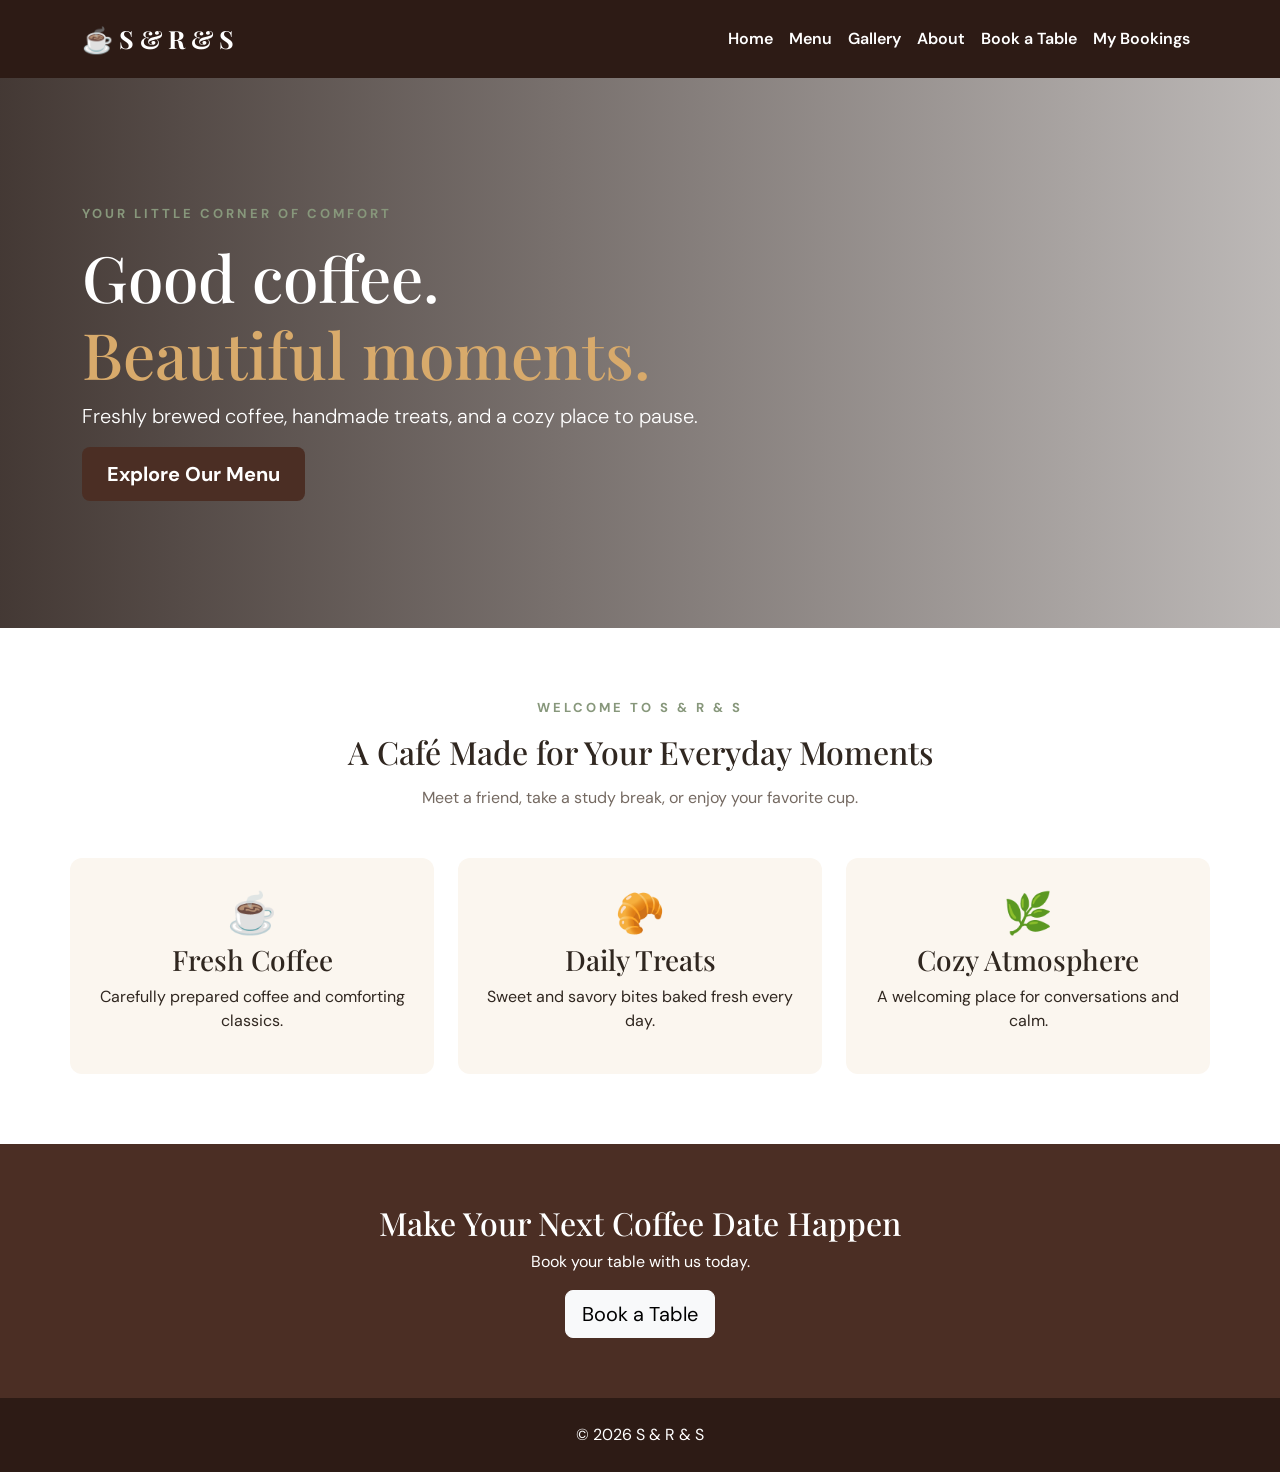
<file: index.html>
<!DOCTYPE html>
<html lang="en">
<head>
<meta charset="UTF-8">
<meta name="viewport" content="width=device-width, initial-scale=1">
<title>S & R & S Café</title>

<link href="https://cdn.jsdelivr.net/npm/bootstrap@5.3.3/dist/css/bootstrap.min.css" rel="stylesheet">
<link rel="stylesheet" href="css/style.css">
</head>

<body>

<!-- NAVIGATION -->
<nav class="navbar navbar-expand-lg navbar-dark cafe-nav">
<div class="container">

<a class="navbar-brand" href="index.html">
☕ S & R & S
</a>

<button class="navbar-toggler" data-bs-toggle="collapse" data-bs-target="#nav">
<span class="navbar-toggler-icon"></span>
</button>

<div class="collapse navbar-collapse" id="nav">
<ul class="navbar-nav ms-auto">

<li class="nav-item">
<a class="nav-link" href="index.html">Home</a>
</li>

<li class="nav-item">
<a class="nav-link" href="menu.html">Menu</a>
</li>

<li class="nav-item">
<a class="nav-link" href="gallery.html">Gallery</a>
</li>

<li class="nav-item">
<a class="nav-link" href="about.html">About</a>
</li>

<li class="nav-item">
<a class="nav-link" href="booking.html">Book a Table</a>
</li>

<li class="nav-item">
<a class="nav-link" href="mybookings.html">My Bookings</a>
</li>

</ul>
</div>
</div>
</nav>

<!-- HOME PAGE -->
<div id="home" class="page active">

<header class="hero">
<div class="container">

<p class="eyebrow">YOUR LITTLE CORNER OF COMFORT</p>

<h1>
Good coffee.<br>
<span>Beautiful moments.</span>
</h1>

<p class="lead">
Freshly brewed coffee, handmade treats,
and a cozy place to pause.
</p>

<a class="btn btn-cafe btn-lg" href="menu.html">
Explore Our Menu
</a>

</div>
</header>

<section class="container section-pad text-center">

<p class="eyebrow">WELCOME TO S & R & S</p>

<h2>A Café Made for Your Everyday Moments</h2>

<p class="section-intro">
Meet a friend, take a study break,
or enjoy your favorite cup.
</p>

<div class="row g-4 mt-4">

<div class="col-md-4">
<div class="feature-card">
<div class="feature-icon">☕</div>
<h3>Fresh Coffee</h3>
<p>Carefully prepared coffee and comforting classics.</p>
</div>
</div>

<div class="col-md-4">
<div class="feature-card">
<div class="feature-icon">🥐</div>
<h3>Daily Treats</h3>
<p>Sweet and savory bites baked fresh every day.</p>
</div>
</div>

<div class="col-md-4">
<div class="feature-card">
<div class="feature-icon">🌿</div>
<h3>Cozy Atmosphere</h3>
<p>A welcoming place for conversations and calm.</p>
</div>
</div>

</div>
</section>

<section class="highlight text-center">
<div class="container">
<h2>Make Your Next Coffee Date Happen</h2>
<p>Book your table with us today.</p>

<a class="btn btn-light btn-lg" href="booking.html">
Book a Table
</a>

</div>
</section>

</div>

<!-- FOOTER -->
<footer class="site-footer">
© <span id="year"></span> S & R & S
</footer>

<script src="https://cdn.jsdelivr.net/npm/bootstrap@5.3.3/dist/js/bootstrap.bundle.min.js"></script>

<script>
document.getElementById('year').textContent =
  new Date().getFullYear();
</script>

</body>
</html>
</file>
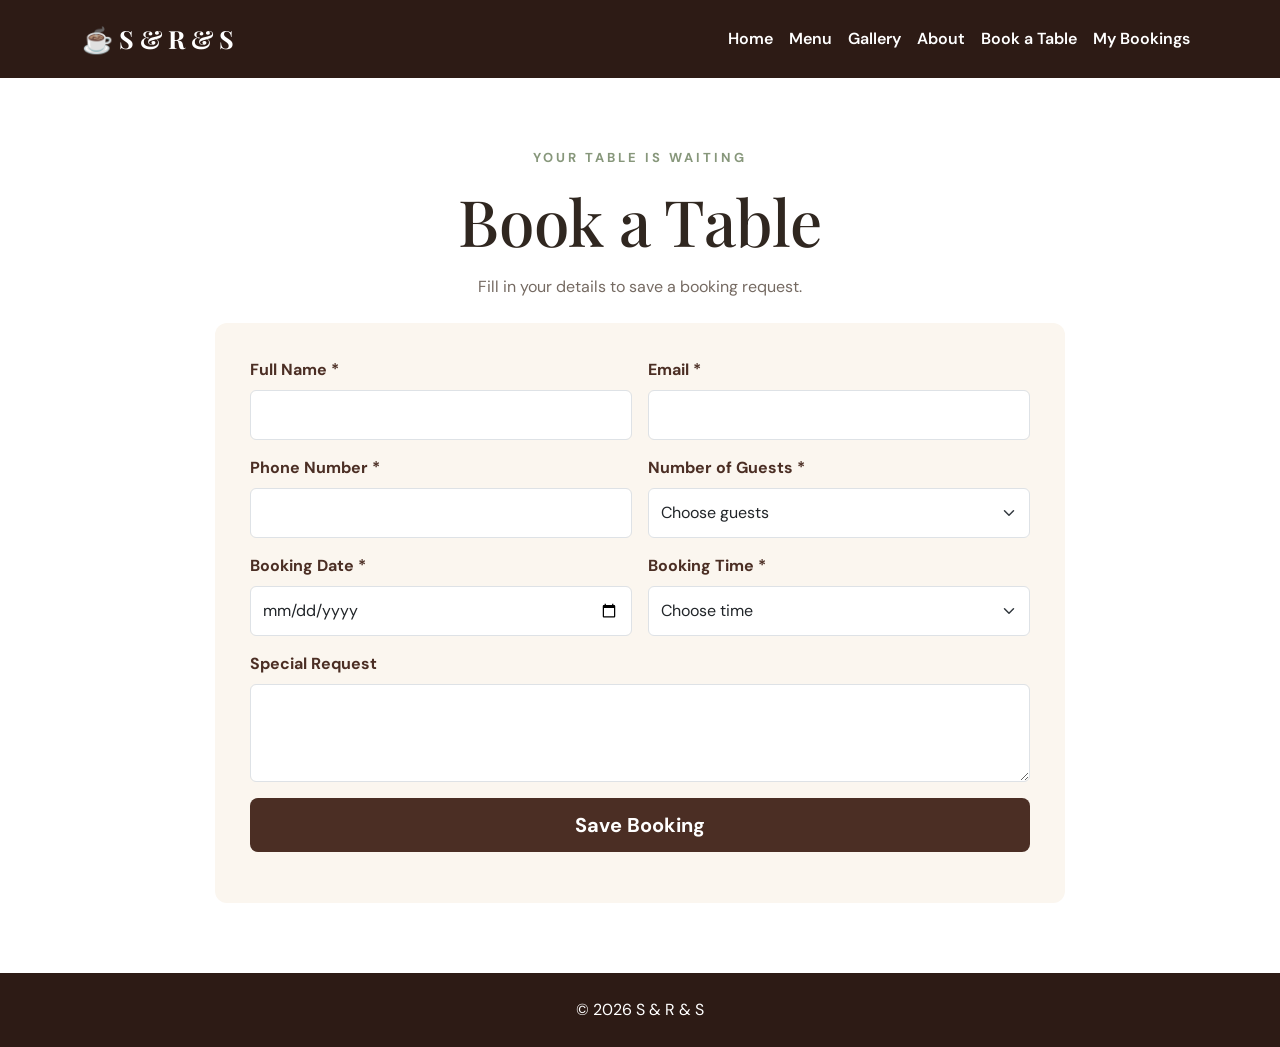
<file: booking.html>
<!DOCTYPE html>
<html lang="en">
<head>
<meta charset="UTF-8">
<meta name="viewport" content="width=device-width, initial-scale=1">
<title>S & R & S Café</title>

<link href="https://cdn.jsdelivr.net/npm/bootstrap@5.3.3/dist/css/bootstrap.min.css" rel="stylesheet">
<link rel="stylesheet" href="css/style.css">
</head>

<body>

<!-- NAVIGATION -->
<nav class="navbar navbar-expand-lg navbar-dark cafe-nav">
<div class="container">

<a class="navbar-brand" href="index.html">
☕ S & R & S
</a>

<button class="navbar-toggler" data-bs-toggle="collapse" data-bs-target="#nav">
<span class="navbar-toggler-icon"></span>
</button>

<div class="collapse navbar-collapse" id="nav">
<ul class="navbar-nav ms-auto">

<li class="nav-item">
<a class="nav-link" href="index.html">Home</a>
</li>

<li class="nav-item">
<a class="nav-link" href="menu.html">Menu</a>
</li>

<li class="nav-item">
<a class="nav-link" href="gallery.html">Gallery</a>
</li>

<li class="nav-item">
<a class="nav-link" href="about.html">About</a>
</li>

<li class="nav-item">
<a class="nav-link" href="booking.html">Book a Table</a>
</li>

<li class="nav-item">
<a class="nav-link" href="mybookings.html">My Bookings</a>
</li>

</ul>
</div>
</div>
</nav>

<!-- BOOKING FORM PAGE -->
<div id="booking" class="page active">

<section class="container section-pad">

<div class="text-center mb-4">
<p class="eyebrow">YOUR TABLE IS WAITING</p>
<h1>Book a Table</h1>
<p class="section-intro">
Fill in your details to save a booking request.
</p>
</div>

<div class="form-wrap">

<div id="formMessage" class="alert d-none"></div>

<form id="bookingForm" novalidate>

<div class="row g-3">

<div class="col-md-6">
<label class="form-label">Full Name *</label>
<input id="fullName" class="form-control" required
pattern="[A-Za-z][A-Za-z .'\-]{1,49}">
<div class="invalid-feedback">Enter a valid name.</div>
</div>

<div class="col-md-6">
<label class="form-label">Email *</label>
<input id="email" type="email" class="form-control" required
pattern="[A-Za-z0-9._%+\-]+@[A-Za-z0-9.\-]+\.[A-Za-z]{2,}">
<div class="invalid-feedback">Enter a valid email.</div>
</div>

<div class="col-md-6">
<label class="form-label">Phone Number *</label>
<input id="phone" type="tel" class="form-control" required
pattern="(05[0-9]{8}|\+9715[0-9]{8})">
<div class="invalid-feedback">Enter a valid UAE mobile number.</div>
</div>

<div class="col-md-6">
<label class="form-label">Number of Guests *</label>
<select id="guests" class="form-select" required>
<option value="">Choose guests</option>
<option>1</option><option>2</option>
<option>3</option><option>4</option>
<option>5</option><option>6</option>
<option>7</option><option>8</option>
</select>
<div class="invalid-feedback">Choose guests.</div>
</div>

<div class="col-md-6">
<label class="form-label">Booking Date *</label>
<input type="date" id="date" class="form-control" required>
<div class="invalid-feedback">Choose a date.</div>
</div>

<div class="col-md-6">
<label class="form-label">Booking Time *</label>
<select id="time" class="form-select" required>
<option value="">Choose time</option>
<option>09:00 AM</option>
<option>10:00 AM</option>
<option>11:00 AM</option>
<option>12:00 PM</option>
<option>01:00 PM</option>
<option>02:00 PM</option>
<option>03:00 PM</option>
<option>04:00 PM</option>
<option>05:00 PM</option>
<option>06:00 PM</option>
<option>07:00 PM</option>
<option>08:00 PM</option>
<option>09:00 PM</option>
</select>
<div class="invalid-feedback">Choose a time.</div>
</div>

<div class="col-12">
<label class="form-label">Special Request</label>
<textarea id="notes" class="form-control" rows="3"></textarea>
</div>

<div class="col-12">
<button class="btn btn-cafe btn-lg w-100" type="submit">
Save Booking
</button>

<p class="small text-muted mt-3">
</p>
</div>

</div>
</form>
</div>
</section>
</div>

<!-- FOOTER -->
<footer class="site-footer">
© <span id="year"></span> S & R & S
</footer>

<script src="https://cdn.jsdelivr.net/npm/bootstrap@5.3.3/dist/js/bootstrap.bundle.min.js"></script>

<script>

// Current year
document.getElementById('year').textContent =
  new Date().getFullYear();

// BOOKING FORM
const bookingForm = document.getElementById('bookingForm');
const dateInput = document.getElementById('date');

const now = new Date();
const today = new Date(
  now.getTime() - now.getTimezoneOffset() * 60000
).toISOString().split('T')[0];

dateInput.min = today;

bookingForm.addEventListener('submit', function(event) {
  event.preventDefault();

  const message = document.getElementById('formMessage');

  dateInput.setCustomValidity(
    dateInput.value < today
      ? 'Choose today or a future date.'
      : ''
  );

  bookingForm.classList.add('was-validated');

  if (!bookingForm.checkValidity()) {
    message.className = 'alert alert-danger';
    message.textContent =
      'Please correct the highlighted fields.';
    return;
  }

  const booking = {
    id: Date.now(),
    name: document.getElementById('fullName').value.trim(),
    email: document.getElementById('email').value.trim(),
    phone: document.getElementById('phone').value.trim(),
    guests: document.getElementById('guests').value,
    date: dateInput.value,
    time: document.getElementById('time').value,
    notes: document.getElementById('notes').value.trim()
  };

  const bookings = JSON.parse(
    localStorage.getItem('SRSBookings') || '[]'
  );

  bookings.push(booking);

  localStorage.setItem(
    'SRSBookings',
    JSON.stringify(bookings)
  );

  message.className = 'alert alert-success';
  message.textContent =
    'Your booking request has been saved!';

  bookingForm.reset();
  bookingForm.classList.remove('was-validated');
  dateInput.min = today;
});

</script>

</body>
</html>
</file>
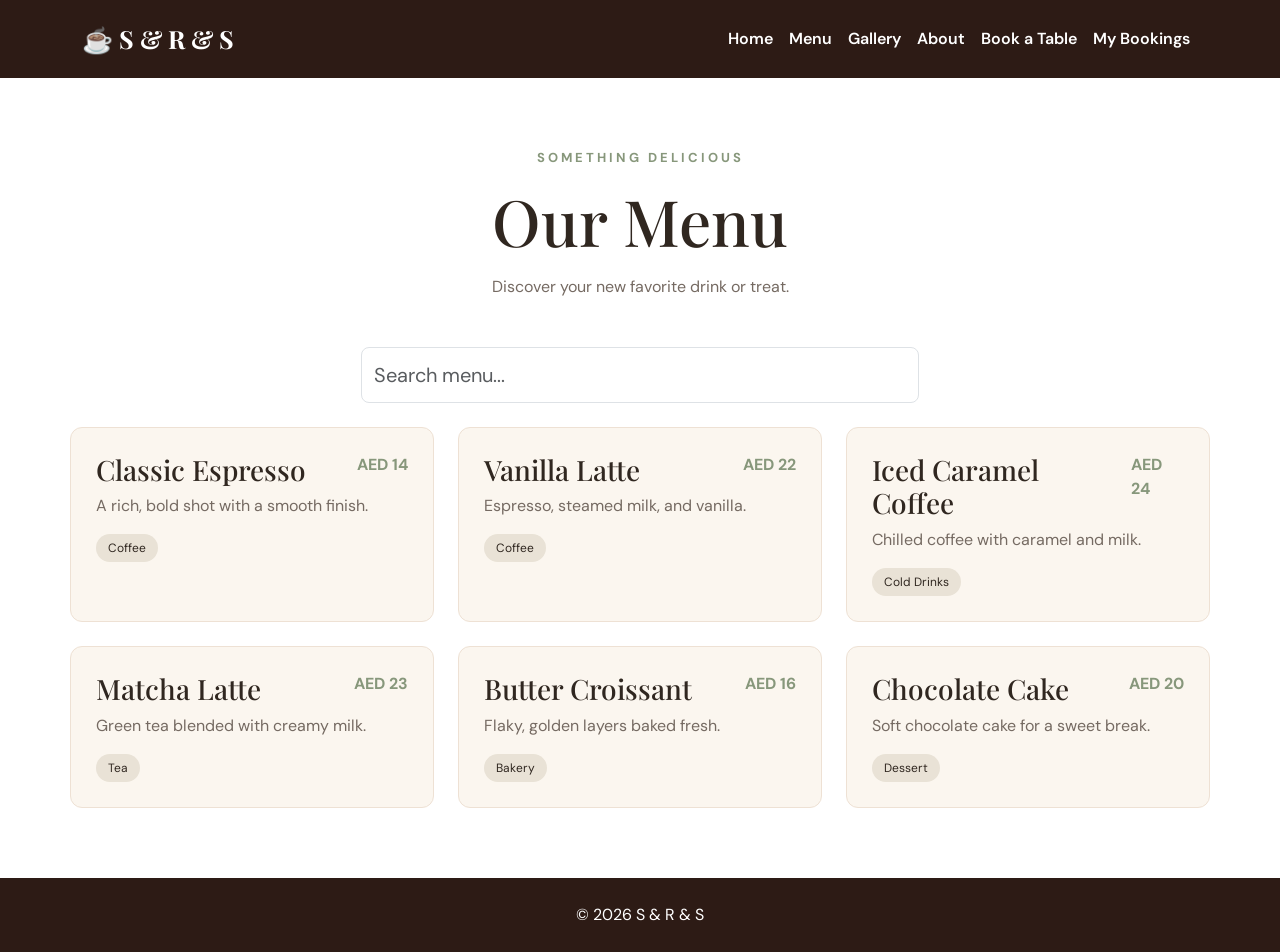
<file: menu.html>
<!DOCTYPE html>
<html lang="en">
<head>
<meta charset="UTF-8">
<meta name="viewport" content="width=device-width, initial-scale=1">
<title>S & R & S Café</title>

<link href="https://cdn.jsdelivr.net/npm/bootstrap@5.3.3/dist/css/bootstrap.min.css" rel="stylesheet">
<link rel="stylesheet" href="css/style.css">
</head>

<body>

<!-- NAVIGATION -->
<nav class="navbar navbar-expand-lg navbar-dark cafe-nav">
<div class="container">

<a class="navbar-brand" href="index.html">
☕ S & R & S
</a>

<button class="navbar-toggler" data-bs-toggle="collapse" data-bs-target="#nav">
<span class="navbar-toggler-icon"></span>
</button>

<div class="collapse navbar-collapse" id="nav">
<ul class="navbar-nav ms-auto">

<li class="nav-item">
<a class="nav-link" href="index.html">Home</a>
</li>

<li class="nav-item">
<a class="nav-link" href="menu.html">Menu</a>
</li>

<li class="nav-item">
<a class="nav-link" href="gallery.html">Gallery</a>
</li>

<li class="nav-item">
<a class="nav-link" href="about.html">About</a>
</li>

<li class="nav-item">
<a class="nav-link" href="booking.html">Book a Table</a>
</li>

<li class="nav-item">
<a class="nav-link" href="mybookings.html">My Bookings</a>
</li>

</ul>
</div>
</div>
</nav>

<!-- MENU PAGE -->
<div id="menu" class="page active">

<section class="container section-pad">

<div class="text-center mb-5">
<p class="eyebrow">SOMETHING DELICIOUS</p>
<h1>Our Menu</h1>
<p class="section-intro">
Discover your new favorite drink or treat.
</p>
</div>

<div class="row justify-content-center mb-4">
<div class="col-md-6">
<input type="search" id="menuSearch"
class="form-control form-control-lg"
placeholder="Search menu...">
</div>
</div>

<div class="row g-4" id="menuItems">

<div class="col-md-6 col-lg-4 menu-item" data-search="espresso coffee">
<div class="menu-card">
<div class="menu-top">
<h3>Classic Espresso</h3>
<span>AED 14</span>
</div>
<p>A rich, bold shot with a smooth finish.</p>
<span class="menu-tag">Coffee</span>
</div>
</div>

<div class="col-md-6 col-lg-4 menu-item" data-search="vanilla latte coffee">
<div class="menu-card">
<div class="menu-top">
<h3>Vanilla Latte</h3>
<span>AED 22</span>
</div>
<p>Espresso, steamed milk, and vanilla.</p>
<span class="menu-tag">Coffee</span>
</div>
</div>

<div class="col-md-6 col-lg-4 menu-item" data-search="iced caramel cold coffee">
<div class="menu-card">
<div class="menu-top">
<h3>Iced Caramel Coffee</h3>
<span>AED 24</span>
</div>
<p>Chilled coffee with caramel and milk.</p>
<span class="menu-tag">Cold Drinks</span>
</div>
</div>

<div class="col-md-6 col-lg-4 menu-item" data-search="matcha green tea">
<div class="menu-card">
<div class="menu-top">
<h3>Matcha Latte</h3>
<span>AED 23</span>
</div>
<p>Green tea blended with creamy milk.</p>
<span class="menu-tag">Tea</span>
</div>
</div>

<div class="col-md-6 col-lg-4 menu-item" data-search="croissant bakery">
<div class="menu-card">
<div class="menu-top">
<h3>Butter Croissant</h3>
<span>AED 16</span>
</div>
<p>Flaky, golden layers baked fresh.</p>
<span class="menu-tag">Bakery</span>
</div>
</div>

<div class="col-md-6 col-lg-4 menu-item" data-search="chocolate cake dessert">
<div class="menu-card">
<div class="menu-top">
<h3>Chocolate Cake</h3>
<span>AED 20</span>
</div>
<p>Soft chocolate cake for a sweet break.</p>
<span class="menu-tag">Dessert</span>
</div>
</div>

</div>

<p id="noResults" class="text-center mt-4 d-none">
No menu items match your search.
</p>

</section>
</div>

<!-- FOOTER -->
<footer class="site-footer">
© <span id="year"></span> S & R & S
</footer>

<script src="https://cdn.jsdelivr.net/npm/bootstrap@5.3.3/dist/js/bootstrap.bundle.min.js"></script>

<script>

// Current year
document.getElementById('year').textContent =
  new Date().getFullYear();

// MENU SEARCH
const menuSearch = document.getElementById('menuSearch');

menuSearch.addEventListener('input', function() {
  const search = menuSearch.value.toLowerCase().trim();
  const items = document.querySelectorAll('.menu-item');
  let count = 0;

  items.forEach(function(item) {
    const text = item.textContent.toLowerCase();
    const keywords = item.dataset.search.toLowerCase();

    const match = text.includes(search) ||
                  keywords.includes(search);

    item.classList.toggle('d-none', !match);

    if (match) {
      count++;
    }
  });

  document.getElementById('noResults')
    .classList.toggle('d-none', count > 0);
});

</script>

</body>
</html>
</file>
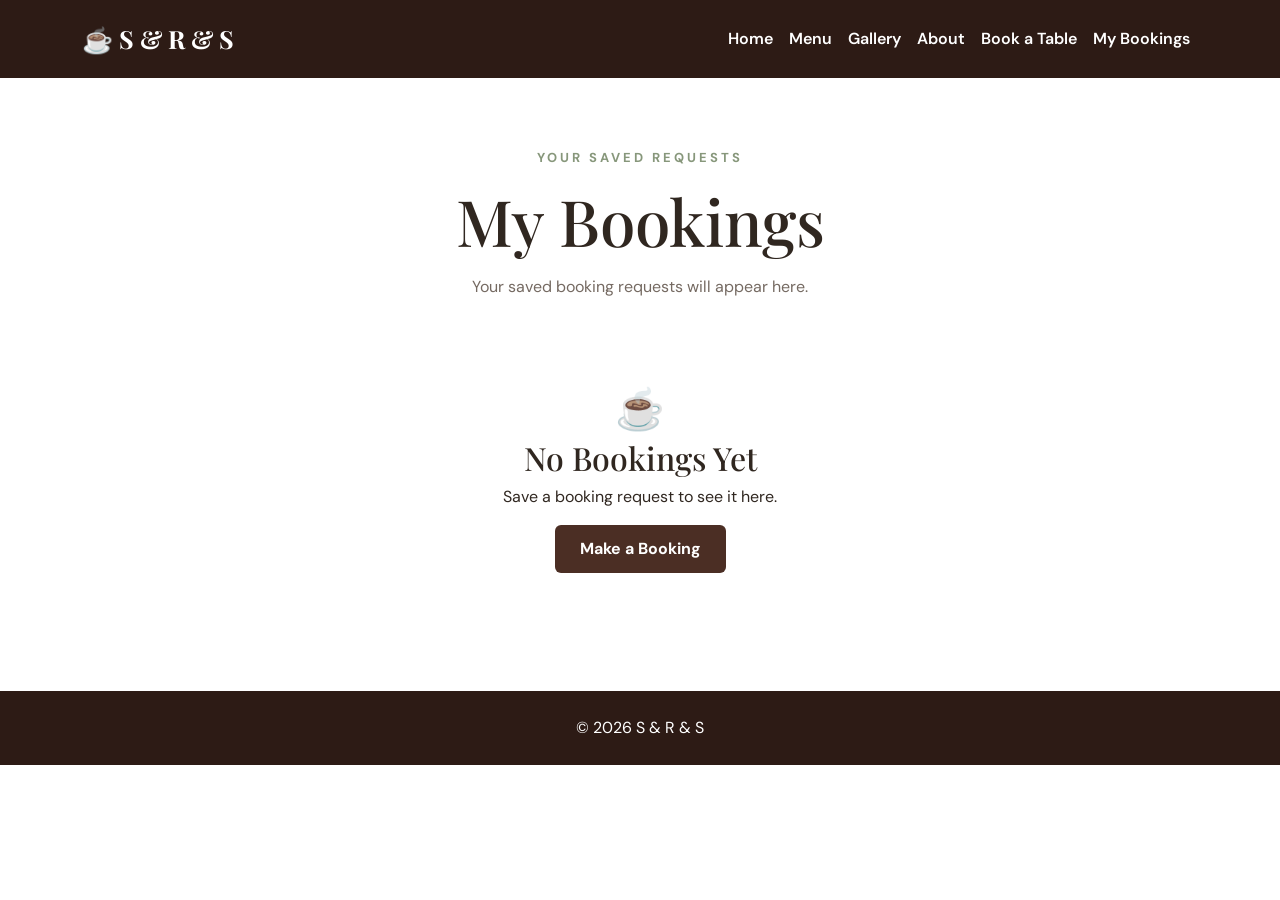
<file: mybookings.html>
<!DOCTYPE html>
<html lang="en">
<head>
<meta charset="UTF-8">
<meta name="viewport" content="width=device-width, initial-scale=1">
<title>S & R & S Café</title>

<link href="https://cdn.jsdelivr.net/npm/bootstrap@5.3.3/dist/css/bootstrap.min.css" rel="stylesheet">
<link rel="stylesheet" href="css/style.css">
</head>

<body>

<!-- NAVIGATION -->
<nav class="navbar navbar-expand-lg navbar-dark cafe-nav">
<div class="container">

<a class="navbar-brand" href="index.html">
☕ S & R & S
</a>

<button class="navbar-toggler" data-bs-toggle="collapse" data-bs-target="#nav">
<span class="navbar-toggler-icon"></span>
</button>

<div class="collapse navbar-collapse" id="nav">
<ul class="navbar-nav ms-auto">

<li class="nav-item">
<a class="nav-link" href="index.html">Home</a>
</li>

<li class="nav-item">
<a class="nav-link" href="menu.html">Menu</a>
</li>

<li class="nav-item">
<a class="nav-link" href="gallery.html">Gallery</a>
</li>

<li class="nav-item">
<a class="nav-link" href="about.html">About</a>
</li>

<li class="nav-item">
<a class="nav-link" href="booking.html">Book a Table</a>
</li>

<li class="nav-item">
<a class="nav-link" href="mybookings.html">My Bookings</a>
</li>

</ul>
</div>
</div>
</nav>

<!-- MY BOOKINGS PAGE -->
<div id="bookings" class="page active">

<section class="container section-pad">

<div class="text-center mb-5">
<p class="eyebrow">YOUR SAVED REQUESTS</p>
<h1>My Bookings</h1>
<p class="section-intro">
Your saved booking requests will appear here.
</p>
</div>

<div id="bookingList" class="row g-3"></div>

<div id="emptyBookings" class="text-center p-5">
<div class="feature-icon">☕</div>
<h2>No Bookings Yet</h2>
<p>Save a booking request to see it here.</p>

<a class="btn btn-cafe" href="booking.html">
Make a Booking
</a>

</div>

</section>
</div>

<!-- FOOTER -->
<footer class="site-footer">
© <span id="year"></span> S & R & S
</footer>

<script src="https://cdn.jsdelivr.net/npm/bootstrap@5.3.3/dist/js/bootstrap.bundle.min.js"></script>

<script>

// Current year
document.getElementById('year').textContent =
  new Date().getFullYear();

// DISPLAY BOOKINGS
function displayBookings() {
  const list = document.getElementById('bookingList');
  const empty = document.getElementById('emptyBookings');

  list.innerHTML = '';

  const bookings = JSON.parse(
    localStorage.getItem('SRSBookings') || '[]'
  );

  empty.classList.toggle('d-none', bookings.length > 0);

  bookings.slice().reverse().forEach(function(booking) {
    const col = document.createElement('div');
    col.className = 'col-md-6 col-lg-4';

    const card = document.createElement('div');
    card.className = 'booking-card';

    const title = document.createElement('h3');
    title.textContent = booking.name;
    card.appendChild(title);

    const details = [
      ['Email', booking.email],
      ['Phone', booking.phone],
      ['Guests', booking.guests],
      ['Date', booking.date],
      ['Time', booking.time],
      ['Request', booking.notes || 'None']
    ];

    details.forEach(function(detail) {
      const p = document.createElement('p');
      const strong = document.createElement('strong');

      strong.textContent = detail[0] + ': ';
      p.appendChild(strong);
      p.appendChild(document.createTextNode(detail[1]));

      card.appendChild(p);
    });

    const deleteButton = document.createElement('button');
    deleteButton.className =
      'btn btn-outline-secondary mt-3';
    deleteButton.textContent = 'Delete Booking';

    deleteButton.addEventListener('click', function() {
      const updated = bookings.filter(function(item) {
        return item.id !== booking.id;
      });

      localStorage.setItem(
        'SRSBookings',
        JSON.stringify(updated)
      );

      displayBookings();
    });

    card.appendChild(deleteButton);
    col.appendChild(card);
    list.appendChild(col);
  });
}

displayBookings();

</script>

</body>
</html>
</file>
<file: css/style.css>
@import url('https://fonts.googleapis.com/css2?family=DM+Sans:wght@400;600;700&family=Playfair+Display:wght@500;700&display=swap');

:root {
  --coffee: #4b2e24;
  --dark: #2d1b15;
  --cream: #fbf6ef;
  --sage: #87977b;
  --gold: #d8aa6b;
}

body {
  font-family: 'DM Sans', sans-serif;
  color: #302720;
}

h1, h2, h3 {
  font-family: 'Playfair Display', serif;
}

h1 {
  font-size: clamp(2.5rem, 5vw, 4rem);
}

.cafe-nav {
  background: var(--dark);
  padding: 15px 0;
}

.navbar-brand {
  font-family: 'Playfair Display', serif;
  font-size: 25px;
  font-weight: bold;
}

.nav-link {
  color: white !important;
  font-weight: 600;
  cursor: pointer;
}

.nav-link:hover {
  color: var(--gold) !important;
}

.hero {
  min-height: 550px;
  display: flex;
  align-items: center;
  color: white;
  background:
    linear-gradient(90deg, rgba(35,22,17,.85), rgba(35,22,17,.3)),
    url('https://images.unsplash.com/photo-1442512595331-e89e73853f31?auto=format&fit=crop&w=1800&q=85')
    center/cover;
}

.hero h1 {
  color: white;
}

.hero span {
  color: var(--gold);
}

.eyebrow {
  color: var(--sage);
  letter-spacing: 3px;
  font-size: 13px;
  font-weight: bold;
}

.section-pad {
  padding: 70px 0;
}

.section-intro {
  max-width: 650px;
  margin: 15px auto;
  color: #756a62;
}

.btn-cafe {
  background: var(--coffee);
  color: white;
  border: none;
  padding: 12px 25px;
  font-weight: bold;
}

.btn-cafe:hover {
  background: var(--dark);
  color: white;
}

.feature-card,
.menu-card,
.booking-card {
  background: var(--cream);
  border-radius: 12px;
  padding: 25px;
  height: 100%;
}

.feature-icon {
  font-size: 40px;
}

.highlight {
  background: var(--coffee);
  color: white;
  padding: 60px 0;
}

.highlight h2 {
  color: white;
}

.menu-card {
  border: 1px solid #eee1d4;
}

.menu-top {
  display: flex;
  justify-content: space-between;
  gap: 10px;
}

.menu-top span {
  color: var(--sage);
  font-weight: bold;
}

.menu-card p {
  color: #756a62;
}

.menu-tag {
  display: inline-block;
  background: #e9e2d6;
  padding: 5px 12px;
  border-radius: 20px;
  font-size: 12px;
}

.gallery-card {
  background: var(--cream);
  border-radius: 10px;
  overflow: hidden;
}

.gallery-card img {
  width: 100%;
  height: 240px;
  object-fit: cover;
}

.gallery-card h3 {
  padding: 18px;
}

.about-image {
  width: 100%;
  height: 400px;
  object-fit: cover;
  border-radius: 12px;
}

.form-wrap {
  max-width: 850px;
  margin: auto;
  background: var(--cream);
  padding: 35px;
  border-radius: 12px;
}

.form-control,
.form-select {
  padding: 12px;
}

.form-label {
  font-weight: bold;
  color: var(--coffee);
}

.site-footer {
  background: var(--dark);
  color: white;
  padding: 25px;
  text-align: center;
}

.page {
  display: none;
}

.page.active {
  display: block;
}

@media(max-width:767px) {
  .hero {
    min-height: 450px;
  }

  .section-pad {
    padding: 45px 15px;
  }

  .form-wrap {
    padding: 20px;
  }

  .about-image {
    height: 280px;
  }
}
</file>
